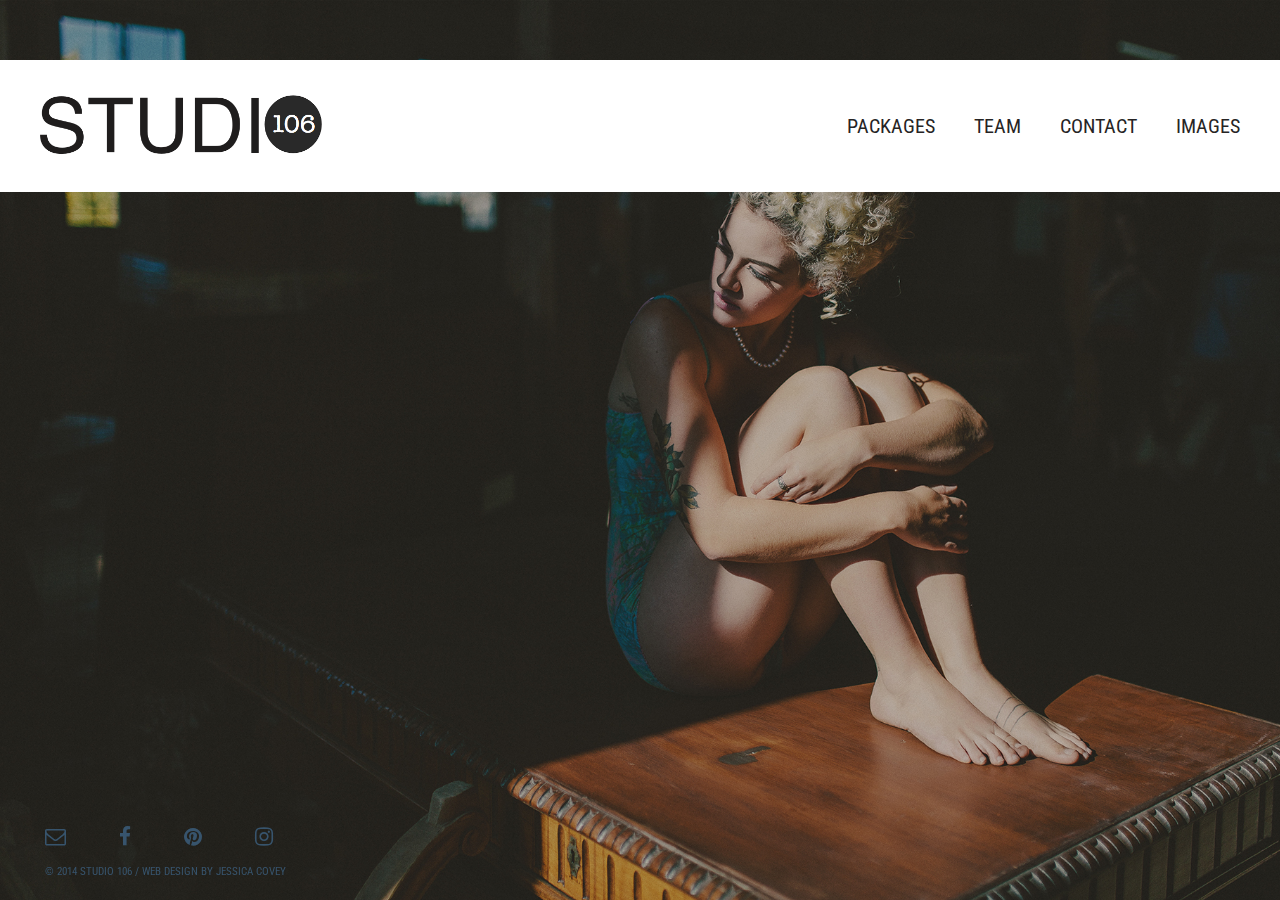
<file: index.html>
<!DOCTYPE html>
<html lang="en">
	<head meta name="viewport" content="width=device-width, initial-scale=1">
		<title>Home | Studio 106</title>
		<meta name="viewport" content="width=device-width, initial-scale=1">
		<link href="http://maxcdn.bootstrapcdn.com/font-awesome/4.2.0/css/font-awesome.min.css" rel="stylesheet">
		<link rel="stylesheet" href="https://maxcdn.bootstrapcdn.com/bootstrap/3.2.0/css/bootstrap.min.css">
		<link href='http://fonts.googleapis.com/css?family=Roboto+Condensed:400,700|Roboto' rel='stylesheet' type='text/css'>
		<link type="text/css" rel="stylesheet" href="style.css"/>
		<meta property="og:title" content="Studio 106-MN"/>
		<meta property="og:image" content="http://studio106-mn.com"/>
		<meta property="og:site_name" content="studio106-mn"/>
		<meta property="og:description" content="Twin Cities boudoir photography studio.  Studio 106 stands out among thier local competitors with their fashion inspired brand giving clients a comfortable photo shoot with an all female team.  This is the boudoir studio that creates artistic, intimate portraits for their clients."/>
		<link rel="opengraph" href="http://www.studio106-mn.com/"/>
	</head>
	<body class="landing">
		<div class="land-nav" role="navigation">
			<div class="row">
				<div class="col-sm-6">
					<a href="/"><img class="studio-logo" src="images/Logo1.png"></a>
				</div>
				<div class="col-sm-6">
		  			<div class="npr">
		  				<a class="pg-link" href="packages.html">PACKAGES</a>
						<a class="pg-link" href="team.html">TEAM</a>
						<a class="pg-link" href="contact.html">CONTACT</a>
						<a class="pg-link" href="images.html">IMAGES</a>	
					</div>
				</div>	
			</div>
			
		</div>
		<div id="social">
			<a href="mailto:studio106.mn@gmail.com?Subject=Studio%20106%20Question" target="_blank">
				<span class="fa fa-envelope-o fa-lg"></span></a>	
			<a href="https://www.facebook.com/studioonezerosix" target="_blank"><span class="fa fa-facebook fa-lg"></span></a>			
			<a href="http://www.pinterest.com/onezerosix" target="_blank"><span class="fa fa-pinterest fa-lg"></span></a>
			<a href="http://www.instagram.com/studio106_mn" target="_blank"><span class="fa fa-instagram fa-lg"></span></a>
			<div id="copyright">
				<span class="copyright">&copy 2014 STUDIO 106 / <a id="jess" href="http://www.jessicacovey.com" target="_blank">WEB DESIGN BY JESSICA COVEY</a></span>
			</div>
		</div>	
	</body> 
</html>
</file>
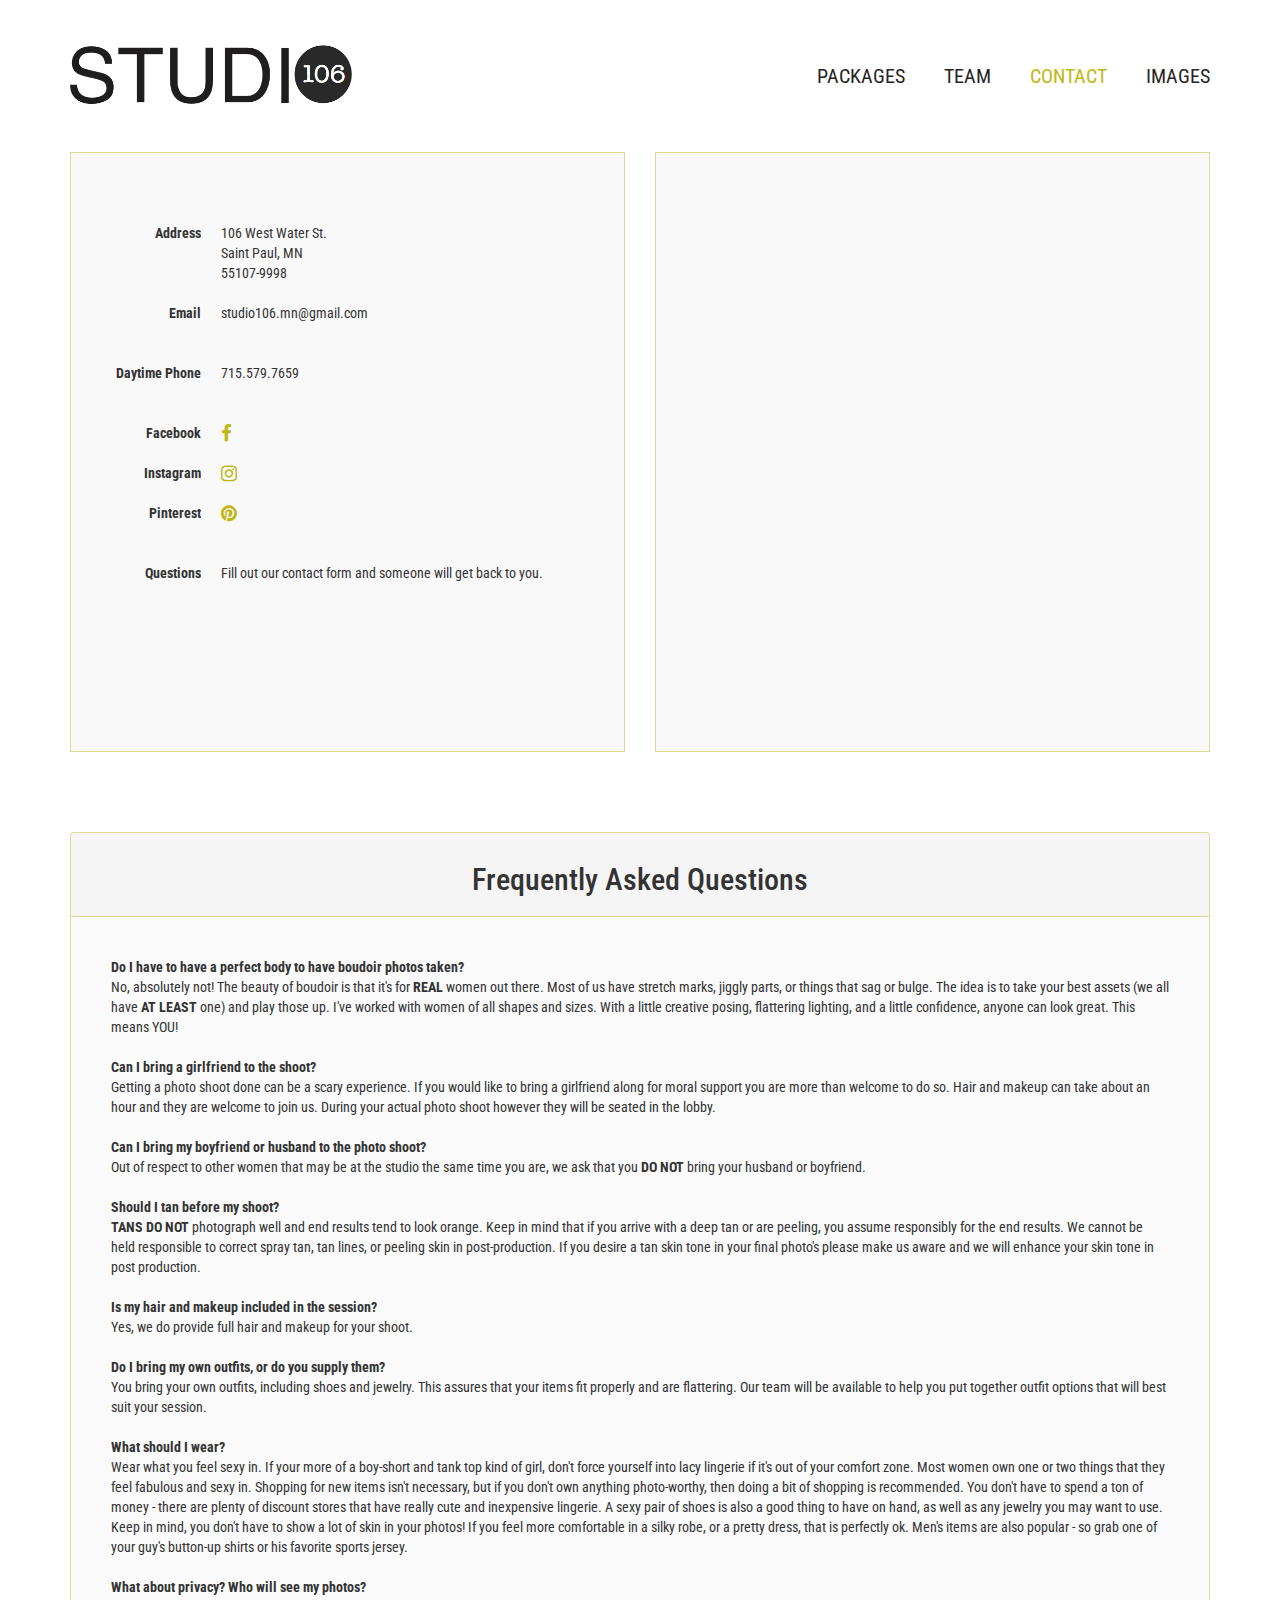
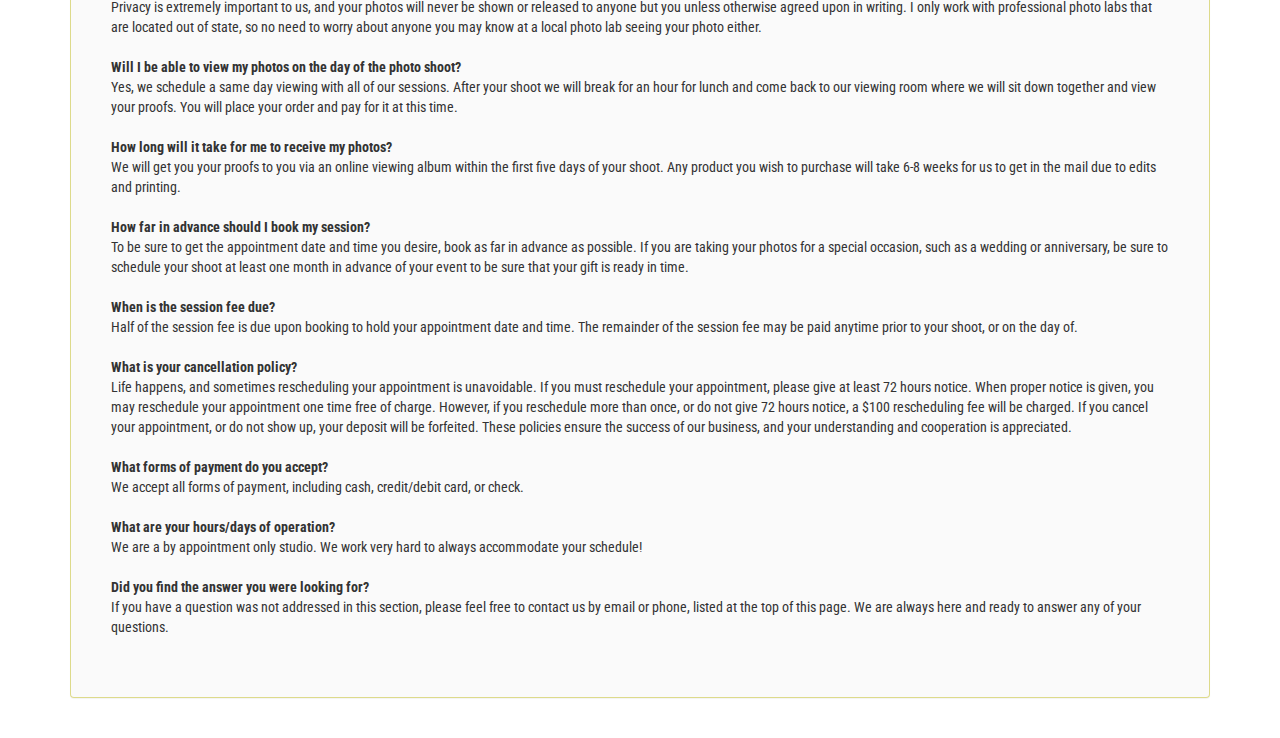
<file: cont.html>
<!DOCTYPE html>
<html lang="en">
	<head meta name="viewport" content="width=device-width, initial-scale=1">
		<title>Contact | Studio 106</title>
		<meta name="viewport" content="width=device-width, initial-scale=1">
		<link href="http://maxcdn.bootstrapcdn.com/font-awesome/4.2.0/css/font-awesome.min.css" rel="stylesheet">
		<link rel="stylesheet" href="https://maxcdn.bootstrapcdn.com/bootstrap/3.2.0/css/bootstrap.min.css">
		<link href='http://fonts.googleapis.com/css?family=Roboto+Condensed:400,700|Roboto' rel='stylesheet' type='text/css'>
		<link type="text/css" rel="stylesheet" href="style.css"/>
	</head>
	<body>
		<div class="container">
			<div class="pages-nav" role="navigation">
	  			<a href="/"><img class="studio-logo" src="images/Logo1.png"></a>
	  			<div class="npr">
					<a class="pg-link" href="packages.html">PACKAGES</a>
					<a class="pg-link" href="team.html">TEAM</a>
					<a class="pg-link green-pg" href="contact.html">CONTACT</a>
					<a class="pg-link" href="images.html">IMAGES</a>
				</div>
			</div>
		</div>	
		<div class="container">
			<div class="row">
				<div class="contact-box">
					<div class="col-sm-6">  <!-- Studio Contact info-->
						<div id="contact-title" class="inside-box">
							<dl class="dl-horizontal">
	  							<dt>Address</dt>
	  							<dd>106 West Water St.</dd>
	  							<dd>Saint Paul, MN</dd>
	  							<dd>55107-9998</dd>
							</dl>
							<dl class="dl-horizontal">
	  							<dt>Email</dt>
	  							<dd>studio106.mn@gmail.com</dd>
							</dl>
							<br>
							<dl class="dl-horizontal">
	  							<dt>Daytime Phone</dt>
	  							<dd>715.579.7659</dd>
							</dl>
							<br>
							<dl class="dl-horizontal">
	  							<dt>Facebook</dt>
	  							<dd>
	  								<a href="https://www.facebook.com/studioonezerosix" target="_blank">
	  									<span class="fa fa-facebook fa-lg"></span>
	  								</a>	
	  							</dd>
							</dl>
							<dl class="dl-horizontal">
	  							<dt>Instagram</dt>
	  							<dd>
	  								<a href="http://www.instagram.com/studio106_mn" target="_blank">
	  									<span class="fa fa-instagram fa-lg"></span>
	  								</a>
	  							</dd>
							</dl>
							<dl class="dl-horizontal">
	  							<dt>Pinterest</dt>
	  							<dd>
									<a href="http://www.pinterest.com/onezerosix" target="_blank">
										<span class="fa fa-pinterest fa-lg"></span>
									</a>
								</dd>
							</dl>
							<br>
							<dl class="dl-horizontal">
	  							<dt>Questions</dt>
	  							<dd>Fill out our contact form and someone will get back to you.</dd>
							</dl>
						</div>
					</div>	
					<div class="col-sm-6">  <!--fill in form-->
						<div class="inside-box">
							
							<script type="text/javascript" src="http://form.jotform.us/jsform/50190146541144"></script>
						</div>
					</div><!--div Col 2-->
					<div class="clearfix"></div>
				</div>
			</div> <!--ROW-->
			<div class="panel content">
				<div class="panel-heading content-head text-center">
					<h2>Frequently Asked Questions</h2>
				</div> 
				<div class="panel-body content-body">
					<dl>
					  	<dt>Do I have to have a perfect body to have boudoir photos taken?</dt>
				  		<dd>
				  			No, absolutely not!  The beauty of boudoir is that it's for <strong>REAL</strong> women out there.  Most of us have stretch marks, jiggly parts, or things that sag or bulge.  The idea is to take your best assets (we all have <strong>AT LEAST</strong> one) and play those up.  I've worked with women of all shapes and sizes.  With a little creative posing, flattering lighting, and a little confidence, anyone can look great.  This means YOU!
				  		</dd>
					</dl>  		
					<dl>
					  	<dt>Can I bring a girlfriend to the shoot?</dt>
					  	<dd>
					  		Getting a photo shoot done can be a scary experience.  If you would like to bring a girlfriend along for moral support you are more than welcome to do so.  Hair and makeup can take about an hour and they are welcome to join us. During your actual photo shoot however they will be seated in the lobby.
					  	</dd>
					</dl>
					<dl>
						<dt>Can I bring my boyfriend or husband to the photo shoot?</dt>
						<dd>
							Out of respect to other women that may be at the studio the same time you are, we ask that you <strong>DO NOT</strong> bring your husband or boyfriend.
						</dd>
					</dl>
					<dl>
				     	<dt>Should I tan before my shoot?</dt>
						<dd>
							<strong>TANS DO NOT</strong> photograph well and end results tend to look orange. Keep in mind that if you arrive with a deep tan or are peeling, you assume responsibly for the end results. We cannot be held responsible to correct spray tan, tan lines, or peeling skin in post-production. If you desire a tan skin tone in your final photo's please make us aware and we will enhance your skin tone in post production.
						</dd>
					</dl>
					<dl>
						<dt>Is my hair and makeup included in the session?</dt>
						<dd>
							Yes, we do provide full hair and makeup for your shoot.
						</dd>
					</dl>
					<dl>
					    <dt>Do I bring my own outfits, or do you supply them?</dt>
					    <dd>
					    	You bring your own outfits, including shoes and jewelry.  This assures that your items fit properly and are flattering.  Our team will be available to help you put together outfit options that will best suit your session.
					    </dd>
					</dl>
					<dl>
						<dt>What should I wear?</dt>
						<dd>
							Wear what you feel sexy in.  If your more of a boy-short and tank top kind of girl, don't force yourself into lacy lingerie if it's out of your comfort zone.  Most women own one or two things that they feel fabulous and sexy in.  Shopping for new items isn't necessary, but if you don't own anything photo-worthy, then doing a bit of shopping is recommended.  You don't have to spend a ton of money - there are plenty of discount stores that have really cute and inexpensive lingerie.  A sexy pair of shoes is also a good thing to have on hand, as well as any jewelry you may want to use.  Keep in mind, you don't have to show a lot of skin in your photos!  If you feel more comfortable in a silky robe, or a pretty dress, that is perfectly ok.  Men's items are also popular -  so grab one of your guy's button-up  shirts or his favorite sports jersey. 
						</dd>
					</dl>
					<dl>
				     	<dt>What about privacy? Who will see my photos?</dt>
						<dd>
							Privacy is extremely important to us, and your photos will never be shown or released to anyone but you unless otherwise agreed upon in writing. I only work with professional photo labs that are located out of state, so no need to worry about anyone you may know at a local photo lab seeing your photo either.
						</dd>
					</dl>
					<dl>
						<dt>Will I be able to view my photos on the day of the photo shoot?</dt>
						<dd>
							Yes, we schedule a same day viewing with all of our sessions.  After your shoot we will break for an hour for lunch and come back to our viewing room where we will sit down together and view your proofs.  You will place your order and pay for it at this time.
						</dd>
					</dl>
					<dl>
						<dt>How long will it take for me to receive my photos?</dt>
						<dd>
							We will get you your proofs to you via an online viewing album within the first five days of your shoot.  Any product you wish to purchase will take 6-8 weeks for us to get in the mail due to edits and printing.
						</dd>
					</dl>
					<dl>
						<dt>How far in advance should I book my session?</dt>
						<dd>
							To be sure to get the appointment date and time you desire, book as far in advance as possible.  If you are taking your photos for a special occasion, such as a wedding or anniversary, be sure to schedule your shoot at least one month in advance of your event to be sure that your gift is ready in time. 
						</dd>
					</dl>
					<dl>
						<dt>When is the session fee due?</dt>
						<dd>
							Half of the session fee is due upon booking to hold your appointment date and time.  The remainder of the session fee may be paid anytime prior to your shoot, or on the day of.
						</dd>
					</dl>
					<dl>
						<dt>What is your cancellation policy?</dt>
						<dd>
							Life happens, and sometimes rescheduling your appointment is unavoidable.  If you must reschedule your appointment, please give at least 72 hours notice.  When proper notice is given, you may reschedule your appointment one time free of charge.  However, if you reschedule more than once, or do not give 72 hours notice, a $100 rescheduling fee will be charged.  If you cancel your appointment, or do not show up, your deposit will be forfeited.  These policies ensure the success of our business, and your understanding and cooperation is appreciated.
						</dd>
					</dl>
					<dl>
						<dt>What forms of payment do you accept?</dt>
						<dd>
							We accept all forms of payment, including cash, credit/debit card, or check.
						</dd>
					</dl>
					<dl>
						<dt>What are your hours/days of operation?</dt>
						<dd>
							We are a by appointment only studio. We work very hard to always accommodate your schedule!
						</dd>
					</dl>
					<dl>
						<dt>Did you find the answer you were looking for?</dt>
						<dd>
							If you have a question was not addressed in this section, please feel free to contact us by email or phone, listed at the top of this page. We are always here and ready to answer any of your questions.
						</dd>
					</dl>
				</div>  <!--panel-body-->
			</div>	<!--panel-->	
		</div>	<!--container-->
	</body>
</html>
</file>
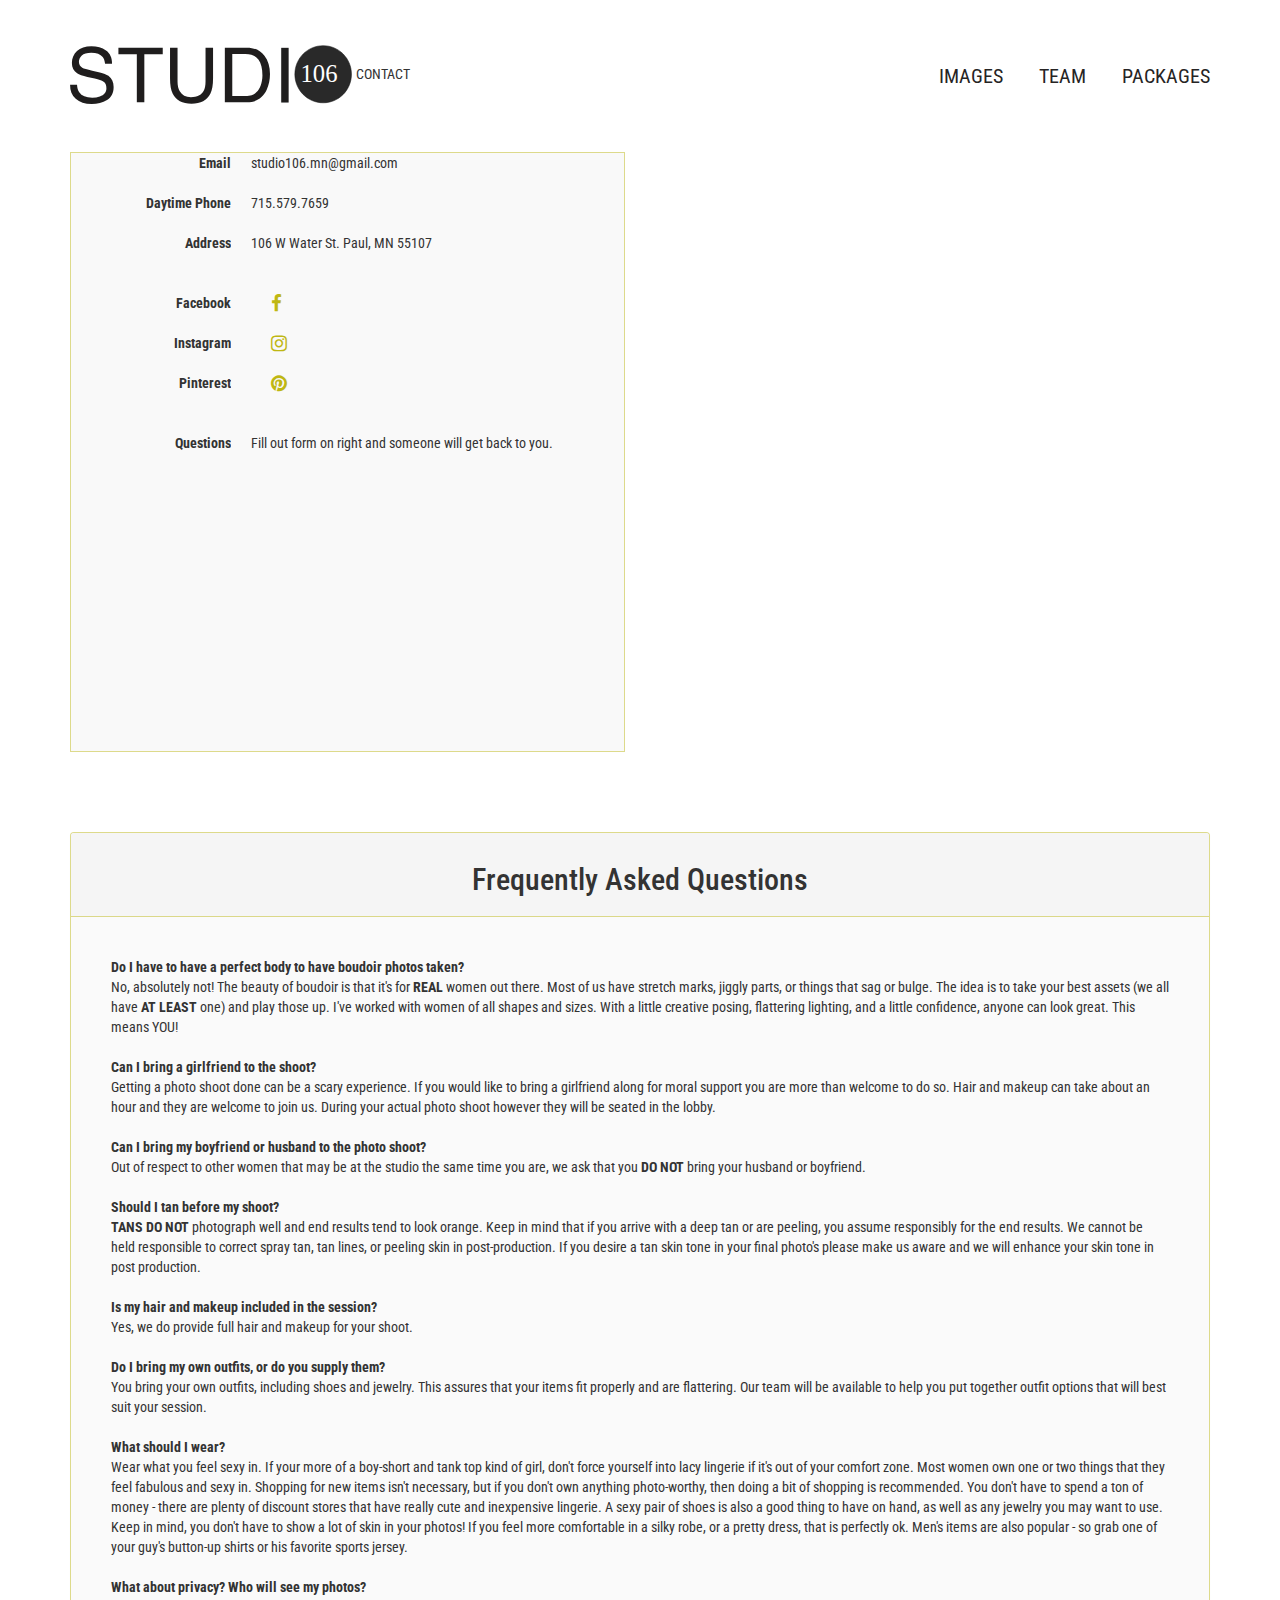
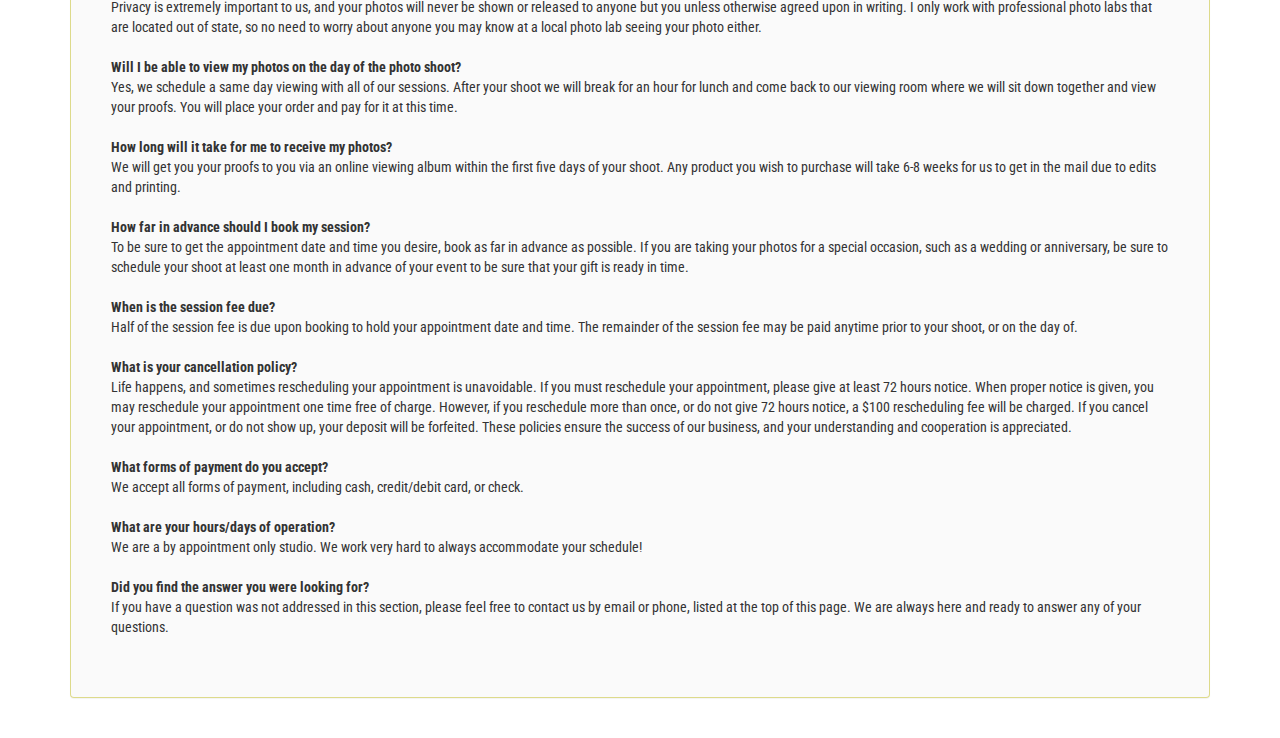
<file: contact.html>
<!DOCTYPE html>
<html lang="en">
	<head meta name="viewport" content="width=device-width, initial-scale=1">
		<title>Contact | Studio 106</title>
		<meta name="viewport" content="width=device-width, initial-scale=1">
		<link href="http://maxcdn.bootstrapcdn.com/font-awesome/4.2.0/css/font-awesome.min.css" rel="stylesheet">
		<link rel="stylesheet" href="https://maxcdn.bootstrapcdn.com/bootstrap/3.2.0/css/bootstrap.min.css">
		<link href='http://fonts.googleapis.com/css?family=Roboto+Condensed:400,700|Roboto' rel='stylesheet' type='text/css'>
		<link type="text/css" rel="stylesheet" href="style.css"/>
	</head>
	<body>
		<div class="container">
			<div class="pages-nav" role="navigation">
	  			<a href="/"><img class="studio-logo" src="images/Logo.svg"></a>
	  			<span class="green-pg">  CONTACT</span>
	  			<div class="npr pull-right">
	  				<a class="pg-link pull-right" href="packages.html">PACKAGES</a>
					<a class="pg-link pull-right" href="team.html">TEAM</a>
					<a class="pg-link pull-right" href="images.html">IMAGES</a>	
				</div>
			</div>
		</div>	
		<div class="container">
			<div class="row">
				<div class="contact-box">
					<div class="col-sm-6">  <!-- Studio Contact info-->
					
						<div class="inside-box">
							<dl class="dl-horizontal">
	  							<dt>Email</dt>
	  							<dd>studio106.mn@gmail.com</dd>
							</dl>
							<dl class="dl-horizontal">
	  							<dt>Daytime Phone</dt>
	  							<dd>715.579.7659</dd>
							</dl>
							<dl class="dl-horizontal">
	  							<dt>Address</dt>
	  							<dd>106 W Water St. Paul, MN 55107</dd>
							</dl>
							<br> 
							<dl class="dl-horizontal">
	  							<dt>Facebook</dt>
	  							<dd>
	  								<a href="https://www.facebook.com/studioonezerosix" target="_blank">
	  									<span class="fa fa-facebook fa-lg"></span>
	  								</a>	
	  							</dd>
							</dl>
							<dl class="dl-horizontal">
	  							<dt>Instagram</dt>
	  							<dd>
	  								<a href="http://www.instagram.com/studio106_mn" target="_blank">
	  									<span class="fa fa-instagram fa-lg"></span>
	  								</a>
	  							</dd>
							</dl>
							<dl class="dl-horizontal">
	  							<dt>Pinterest</dt>
	  							<dd>
									<a href="http://www.pinterest.com/onezerosix" target="_blank">
										<span class="fa fa-pinterest fa-lg"></span>
									</a>
								</dd>
							</dl>
							<br>
							<dl class="dl-horizontal">
	  							<dt>Questions</dt>
	  							<dd>Fill out form on right and someone will get back to you.</dd>
							</dl>
						</div>
					</div>	
				
					<div class="col-sm-6">  <!--fill in form-->
						<script type="text/javascript" src="http://form.jotform.us/jsform/50190146541144"></script>
					</div><!--div Col 2-->
					<div class="clearfix"></div>
				</div>
			</div> <!--ROW-->
			<div class="panel content">
				<div class="panel-heading content-head text-center">
					<h2>Frequently Asked Questions</h2>
				</div> 
				<div class="panel-body content-body">
					<dl>
					  	<dt>Do I have to have a perfect body to have boudoir photos taken?</dt>
				  		<dd>
				  			No, absolutely not!  The beauty of boudoir is that it's for <strong>REAL</strong> women out there.  Most of us have stretch marks, jiggly parts, or things that sag or bulge.  The idea is to take your best assets (we all have <strong>AT LEAST</strong> one) and play those up.  I've worked with women of all shapes and sizes.  With a little creative posing, flattering lighting, and a little confidence, anyone can look great.  This means YOU!
				  		</dd>
					</dl>  		
					<dl>
					  	<dt>Can I bring a girlfriend to the shoot?</dt>
					  	<dd>
					  		Getting a photo shoot done can be a scary experience.  If you would like to bring a girlfriend along for moral support you are more than welcome to do so.  Hair and makeup can take about an hour and they are welcome to join us. During your actual photo shoot however they will be seated in the lobby.
					  	</dd>
					</dl>
					<dl>
						<dt>Can I bring my boyfriend or husband to the photo shoot?</dt>
						<dd>
							Out of respect to other women that may be at the studio the same time you are, we ask that you <strong>DO NOT</strong> bring your husband or boyfriend.
						</dd>
					</dl>
					<dl>
				     	<dt>Should I tan before my shoot?</dt>
						<dd>
							<strong>TANS DO NOT</strong> photograph well and end results tend to look orange. Keep in mind that if you arrive with a deep tan or are peeling, you assume responsibly for the end results. We cannot be held responsible to correct spray tan, tan lines, or peeling skin in post-production. If you desire a tan skin tone in your final photo's please make us aware and we will enhance your skin tone in post production.
						</dd>
					</dl>
					<dl>
						<dt>Is my hair and makeup included in the session?</dt>
						<dd>
							Yes, we do provide full hair and makeup for your shoot.
						</dd>
					</dl>
					<dl>
					    <dt>Do I bring my own outfits, or do you supply them?</dt>
					    <dd>
					    	You bring your own outfits, including shoes and jewelry.  This assures that your items fit properly and are flattering.  Our team will be available to help you put together outfit options that will best suit your session.
					    </dd>
					</dl>
					<dl>
						<dt>What should I wear?</dt>
						<dd>
							Wear what you feel sexy in.  If your more of a boy-short and tank top kind of girl, don't force yourself into lacy lingerie if it's out of your comfort zone.  Most women own one or two things that they feel fabulous and sexy in.  Shopping for new items isn't necessary, but if you don't own anything photo-worthy, then doing a bit of shopping is recommended.  You don't have to spend a ton of money - there are plenty of discount stores that have really cute and inexpensive lingerie.  A sexy pair of shoes is also a good thing to have on hand, as well as any jewelry you may want to use.  Keep in mind, you don't have to show a lot of skin in your photos!  If you feel more comfortable in a silky robe, or a pretty dress, that is perfectly ok.  Men's items are also popular -  so grab one of your guy's button-up  shirts or his favorite sports jersey. 
						</dd>
					</dl>
					<dl>
				     	<dt>What about privacy? Who will see my photos?</dt>
						<dd>
							Privacy is extremely important to us, and your photos will never be shown or released to anyone but you unless otherwise agreed upon in writing. I only work with professional photo labs that are located out of state, so no need to worry about anyone you may know at a local photo lab seeing your photo either.
						</dd>
					</dl>
					<dl>
						<dt>Will I be able to view my photos on the day of the photo shoot?</dt>
						<dd>
							Yes, we schedule a same day viewing with all of our sessions.  After your shoot we will break for an hour for lunch and come back to our viewing room where we will sit down together and view your proofs.  You will place your order and pay for it at this time.
						</dd>
					</dl>
					<dl>
						<dt>How long will it take for me to receive my photos?</dt>
						<dd>
							We will get you your proofs to you via an online viewing album within the first five days of your shoot.  Any product you wish to purchase will take 6-8 weeks for us to get in the mail due to edits and printing.
						</dd>
					</dl>
					<dl>
						<dt>How far in advance should I book my session?</dt>
						<dd>
							To be sure to get the appointment date and time you desire, book as far in advance as possible.  If you are taking your photos for a special occasion, such as a wedding or anniversary, be sure to schedule your shoot at least one month in advance of your event to be sure that your gift is ready in time. 
						</dd>
					</dl>
					<dl>
						<dt>When is the session fee due?</dt>
						<dd>
							Half of the session fee is due upon booking to hold your appointment date and time.  The remainder of the session fee may be paid anytime prior to your shoot, or on the day of.
						</dd>
					</dl>
					<dl>
						<dt>What is your cancellation policy?</dt>
						<dd>
							Life happens, and sometimes rescheduling your appointment is unavoidable.  If you must reschedule your appointment, please give at least 72 hours notice.  When proper notice is given, you may reschedule your appointment one time free of charge.  However, if you reschedule more than once, or do not give 72 hours notice, a $100 rescheduling fee will be charged.  If you cancel your appointment, or do not show up, your deposit will be forfeited.  These policies ensure the success of our business, and your understanding and cooperation is appreciated.
						</dd>
					</dl>
					<dl>
						<dt>What forms of payment do you accept?</dt>
						<dd>
							We accept all forms of payment, including cash, credit/debit card, or check.
						</dd>
					</dl>
					<dl>
						<dt>What are your hours/days of operation?</dt>
						<dd>
							We are a by appointment only studio. We work very hard to always accommodate your schedule!
						</dd>
					</dl>
					<dl>
						<dt>Did you find the answer you were looking for?</dt>
						<dd>
							If you have a question was not addressed in this section, please feel free to contact us by email or phone, listed at the top of this page. We are always here and ready to answer any of your questions.
						</dd>
					</dl>
				</div>  <!--panel-body-->
			</div>	<!--panel-->	
		</div>	<!--container-->
	</body>
</html>
	<!--<form class="form-horizontal">
							<div class="row form-group">
								<div class="col-sm-3 text-left">
						    		<label for="exampleInputName" class="control-label">Full Name</label>
						    	</div>	
						    	<div class="col-sm-9">
	  								<input type="text" class="form-control" id="InputFullName" placeholder="Gisele Bundchen">
								</div>	
							</div>
						    <div class="row form-group">
						    	<div class="col-sm-3 text-left">
							    	<label for="exampleInputEmail" class="control-label">Email</label>
							    </div>	
							    <div class="col-sm-9">
							    	<input type="email" class="form-control" id="InputEmail" placeholder="GiseleBundchen@gmail.com">
					     		</div>
					     	</div>	
					     	<div class="row form-group">
					     		<div class="col-sm-3 text-left">
							    	<label for="exampleInputPhone" class="control-label">Phone</label>
							    </div>	
							    <div class="col-sm-9">
							    	<input type="tel" class="form-control" id="InputPhone" placeholder="Optional">
					     		</div>
					     	</div>	
					     	<div class="row form-group">
					     		<div class="col-sm-3 text-left">
							    	<label for="exampleInputSubject" class="control-label">Subject</label>
							    </div>	
						    	<div class="col-sm-9">
						    		<input type="text" class="form-control" id="InputEmail" placeholder="Photoshoot Boudoir Gisele Bundchen">
				     			</div>
					     	</div>		
					     	<div class="row form-group">
					     		<div class="col-sm-3 text-left">
					     			<label for="exampleInputMessage" class="control-label">Message</label>
					     		</div>	
					     		<div class="col-sm-9">
					     			<textarea class="form-control" rows="4"></textarea>
					     		</div>	
							</div>
							<div class="form-group">
							  <button type="submit" class="btn btn-default pull-right">Send Message</button>
							</div> 
						</form>	-->
</file>
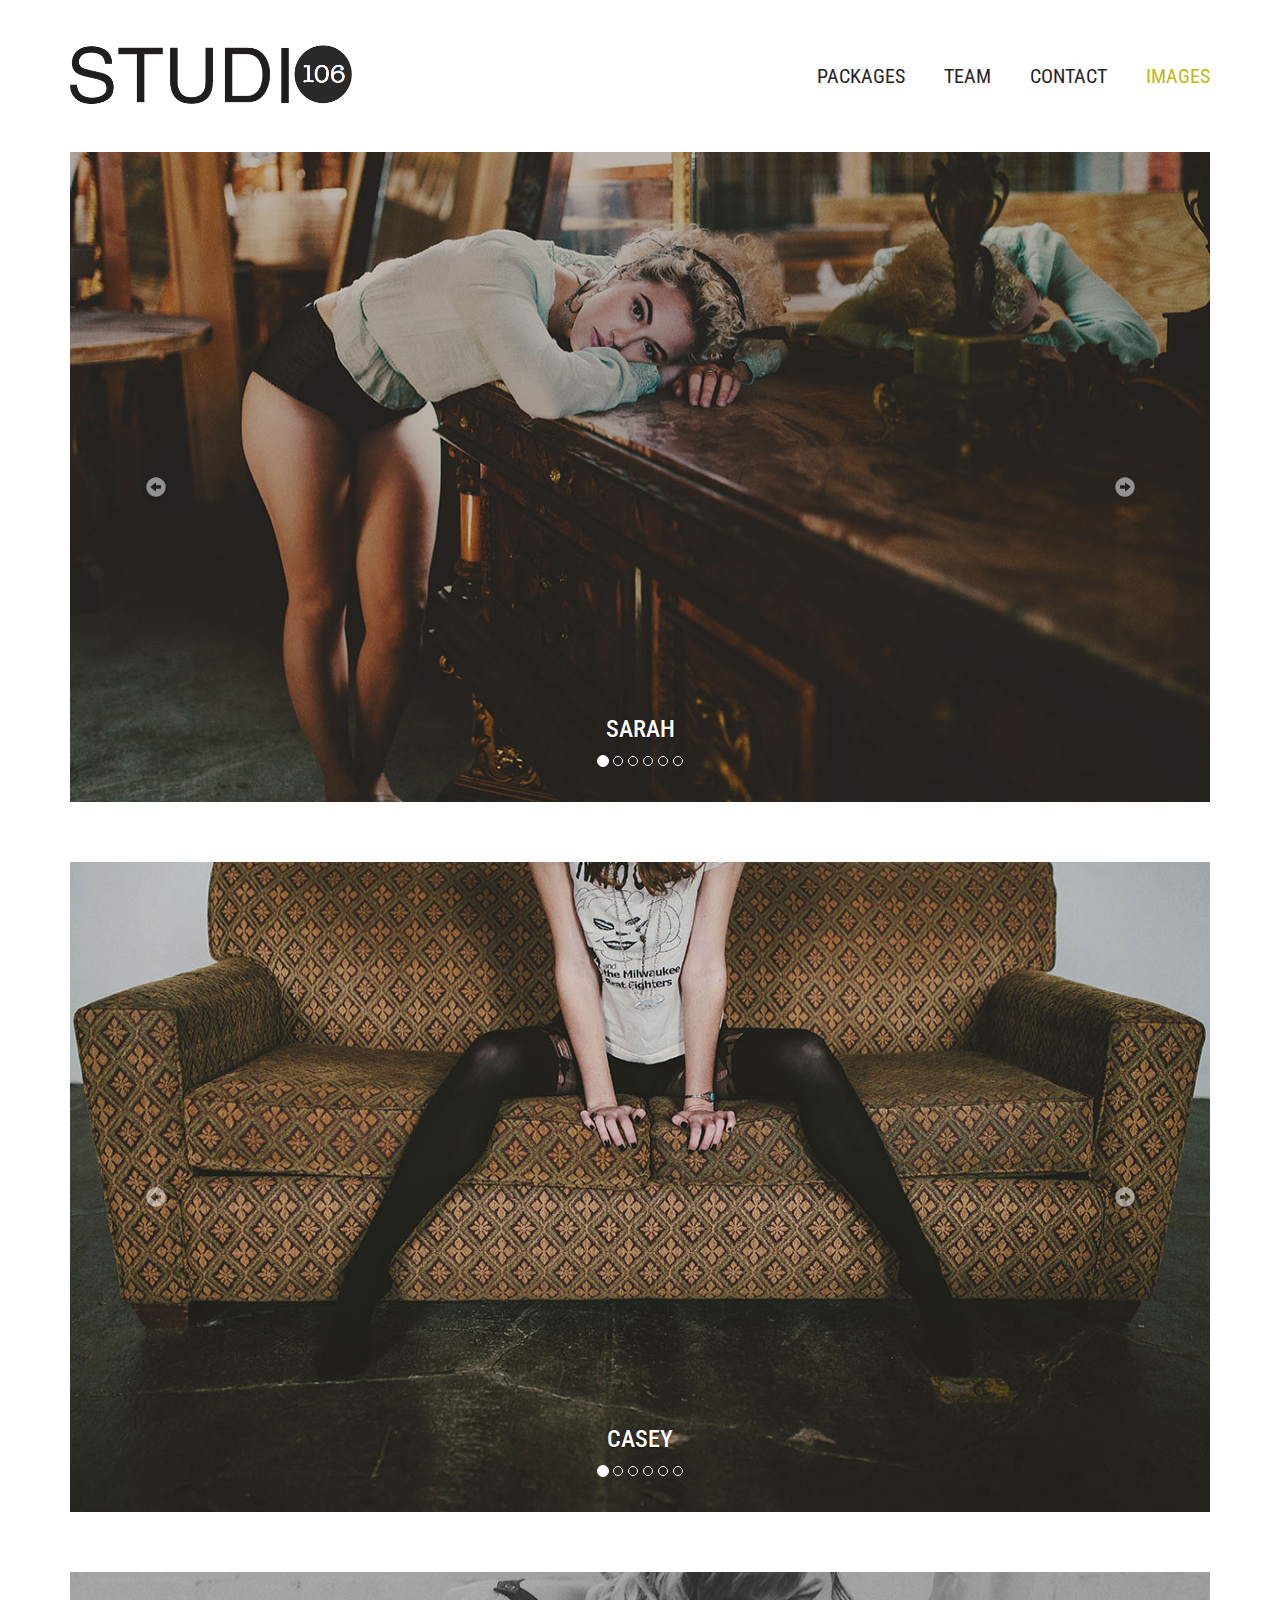
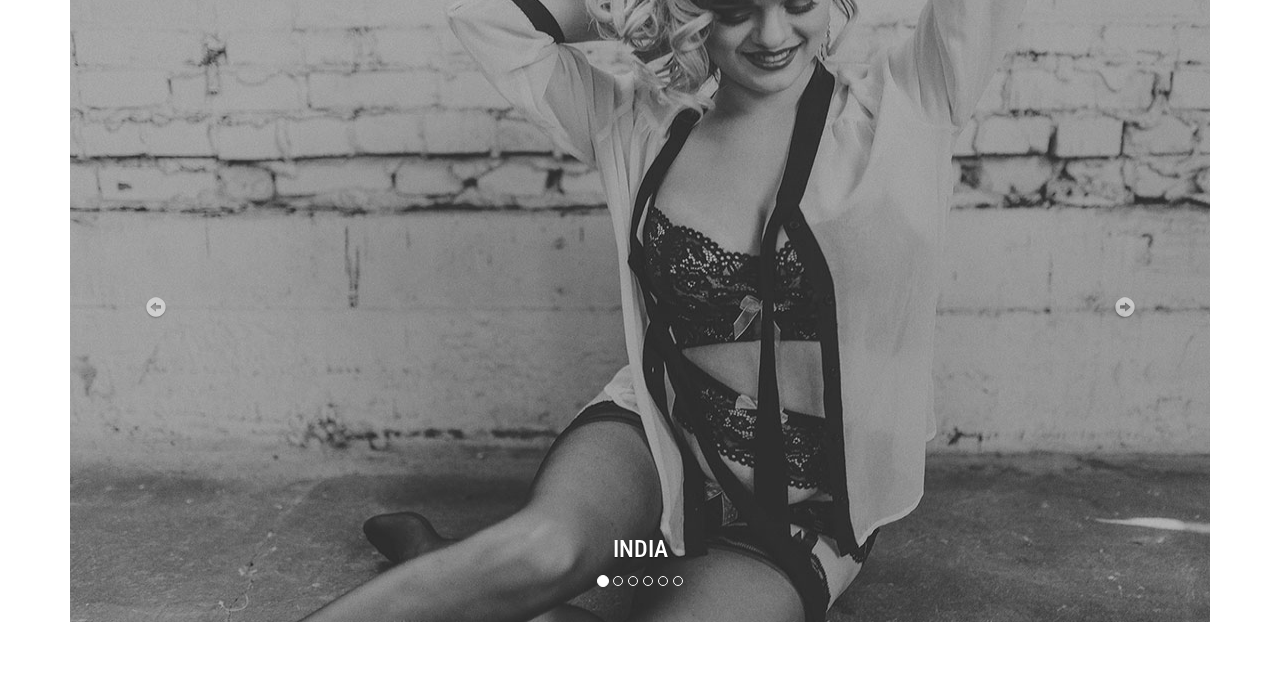
<file: images.html>
<!DOCTYPE html>
<html lang="en">
	<head meta name="viewport" content="width=device-width, initial-scale=1">
		<title>Images | Studio 106</title>
		<meta name="viewport" content="width=device-width, initial-scale=1">
		<link href="http://maxcdn.bootstrapcdn.com/font-awesome/4.2.0/css/font-awesome.min.css" rel="stylesheet">
		<link rel="stylesheet" href="https://maxcdn.bootstrapcdn.com/bootstrap/3.2.0/css/bootstrap.min.css">
		<link href='http://fonts.googleapis.com/css?family=Roboto+Condensed:400,700|Roboto' rel='stylesheet' type='text/css'>
		<link type="text/css" rel="stylesheet" href="style.css"/>
		<script src="https://ajax.googleapis.com/ajax/libs/jquery/2.1.3/jquery.min.js"></script>
		<script src="bootstrap-3.2.0-dist/js/bootstrap.min.js"></script>
	</head>
	<body>
		<div class="container">
			<div class="pages-nav" role="navigation">
	  			<a href="/"><img class="studio-logo" src="images/Logo1.png"></a>
	  			<div class="npr">
					<a class="pg-link" href="packages.html">PACKAGES</a>
					<a class="pg-link" href="team.html">TEAM</a>
					<a class="pg-link" href="contact.html">CONTACT</a>
					<a class="pg-link green-pg" href="images.html">IMAGES</a>
				</div>	
			</div>	
		</div>
		<div class="container">
			<div id="sarah" class="carousel slide" data-ride="carousel" data-interval="3000">
				<ol class="carousel-indicators">
					<li data-target="#sarah" data-slide-to="0" class="active"></li>
					<li data-target="#sarah" data-slide-to="1"></li>
					<li data-target="#sarah" data-slide-to="2"></li>
					<li data-target="#sarah" data-slide-to="3"></li>
					<li data-target="#sarah" data-slide-to="4"></li>
					<li data-target="#sarah" data-slide-to="5"></li>
				</ol>
			  <!-- Wrapper for slides -->
			  	<div class="carousel-inner" role="listbox">
			  		<div class="item active">
						<img src="images/sarah1.jpg" alt="...">
						<div class="carousel-caption">
							<h3>SARAH</h3>
						</div>
				    </div>
				    <div class="item">
						<img src="images/sarah2.jpg" alt="...">
						<div class="carousel-caption">
							<h3>SARAH</h3>
						</div>
				    </div>
				    <div class="item">
						<img src="images/sarah3.jpg" alt="...">
						<div class="carousel-caption">
							<h3>SARAH</h3>
						</div>
				    </div>
				    <div class="item">
				    	<img src="images/sarah4.jpg" alt="...">
						<div class="carousel-caption">
							<h3>SARAH</h3>
						</div>
					</div>
					<div class="item">
						<img src="images/sarah5.jpg" alt="...">
						<div class="carousel-caption">
							<h3>SARAH</h3>
						</div>
					</div>
					<div class="item">
						<img src="images/sarah6.jpg" alt="...">
						<div class="carousel-caption">
							<h3>SARAH</h3>
						</div>
					</div>
		    	</div>
		  		<!-- Controls -->
				<a class="left carousel-control" href="#sarah" role="button" data-slide="prev">
					<span class="glyphicon glyphicon-circle-arrow-left" aria-hidden="true"></span>
					<span class="sr-only">Previous</span>
				</a>
				<a class="right carousel-control" href="#sarah" role="button" data-slide="next">
					<span class="glyphicon glyphicon-circle-arrow-right" aria-hidden="true"></span>
					<span class="sr-only">Next</span>
				</a>
			</div>
			<div id="casey" class="carousel slide" data-ride="carousel" data-interval="3000">
				<ol class="carousel-indicators">
					<li data-target="#casey" data-slide-to="0" class="active"></li>
					<li data-target="#casey" data-slide-to="1"></li>
					<li data-target="#casey" data-slide-to="2"></li>
					<li data-target="#casey" data-slide-to="3"></li>
					<li data-target="#casey" data-slide-to="4"></li>
					<li data-target="#casey" data-slide-to="5"></li>
				</ol>
			  <!-- Wrapper for slides -->
			  	<div class="carousel-inner" role="listbox">
			  		<div class="item active">
						<img src="images/casey1.jpg" alt="...">
						<div class="carousel-caption">
							<h3>CASEY</h3>
						</div>
				    </div>
				    <div class="item">
						<img src="images/casey2.jpg" alt="...">
						<div class="carousel-caption">
							<h3>CASEY</h3>
						</div>
				    </div>
				    <div class="item">
						<img src="images/casey3.jpg" alt="...">
						<div class="carousel-caption">
							<h3>CASEY</h3>
						</div>
				    </div>
				    <div class="item">
				    	<img src="images/casey4.jpg" alt="...">
						<div class="carousel-caption">
							<h3>CASEY</h3>
						</div>
					</div>
					<div class="item">
						<img src="images/casey5.jpg" alt="...">
						<div class="carousel-caption">
							<h3>CASEY</h3>
						</div>
					</div>
					<div class="item">
						<img src="images/casey6.jpg" alt="...">
						<div class="carousel-caption">
							<h3>CASEY</h3>
						</div>
					</div>
		    	</div>
		  		<!-- Controls -->
				<a class="left carousel-control" href="#casey" role="button" data-slide="prev">
					<span class="glyphicon glyphicon-circle-arrow-left" aria-hidden="true"></span>
					<span class="sr-only">Previous</span>
				</a>
				<a class="right carousel-control" href="#casey" role="button" data-slide="next">
					<span class="glyphicon glyphicon-circle-arrow-right" aria-hidden="true"></span>
					<span class="sr-only">Next</span>
				</a>
			</div>	
			<!-- India Carousel -->
			<div id="india" class="carousel slide" data-ride="carousel" data-interval="3000">
				<ol class="carousel-indicators">
					<li data-target="#india" data-slide-to="0" class="active"></li>
					<li data-target="#india" data-slide-to="1"></li>
					<li data-target="#india" data-slide-to="2"></li>
					<li data-target="#india" data-slide-to="3"></li>
					<li data-target="#india" data-slide-to="4"></li>
					<li data-target="#india" data-slide-to="5"></li>
				</ol>
			  <!-- Wrapper for slides -->
			  	<div class="carousel-inner" role="listbox">
			  		<div class="item active">
						<img src="images/india1.jpg" alt="...">
						<div class="carousel-caption">
							<h3>INDIA</h3>
						</div>
				    </div>
				    <div class="item">
						<img src="images/india2.jpg" alt="...">
						<div class="carousel-caption">
							<h3>INDIA</h3>
						</div>
				    </div>
				    <div class="item">
						<img src="images/india3.jpg" alt="...">
						<div class="carousel-caption">
							<h3>INDIA</h3>
						</div>
				    </div>
				    <div class="item">
				    	<img src="images/india4.jpg" alt="...">
						<div class="carousel-caption">
							<h3>INDIA</h3>
						</div>
					</div>
					<div class="item">
						<img src="images/india5.jpg" alt="...">
						<div class="carousel-caption">
							<h3>INDIA</h3>
						</div>
					</div>
					<div class="item">
						<img src="images/india6.jpg" alt="...">
						<div class="carousel-caption">
							<h3>INDIA</h3>
						</div>
					</div>
		    	</div>
		  		<!-- Controls -->
				<a class="left carousel-control" href="#india" role="button" data-slide="prev">
					<span class="glyphicon glyphicon-circle-arrow-left" aria-hidden="true"></span>
					<span class="sr-only">Previous</span>
				</a>
				<a class="right carousel-control" href="#india" role="button" data-slide="next">
					<span class="glyphicon glyphicon-circle-arrow-right" aria-hidden="true"></span>
					<span class="sr-only">Next</span>
				</a>
			</div>
		</div> <!-- Container -->
	</body>
</html>
</file>
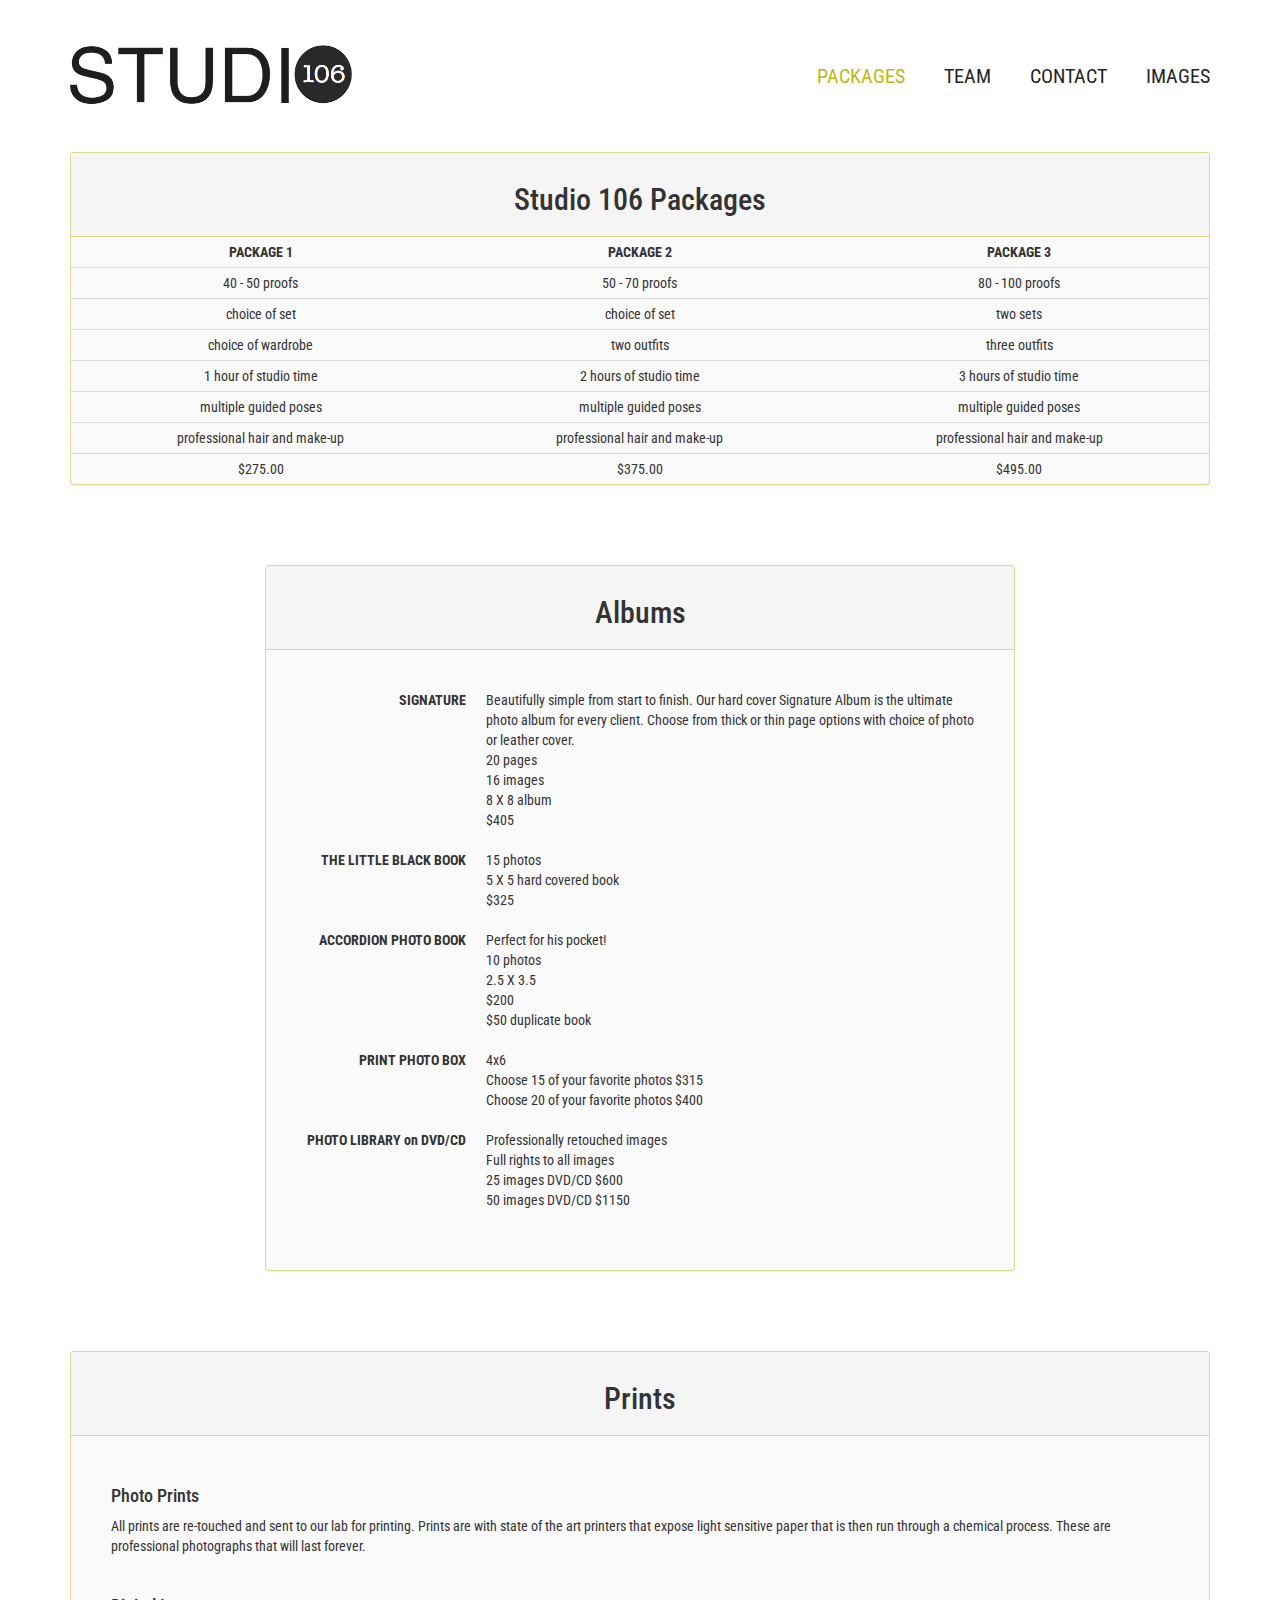
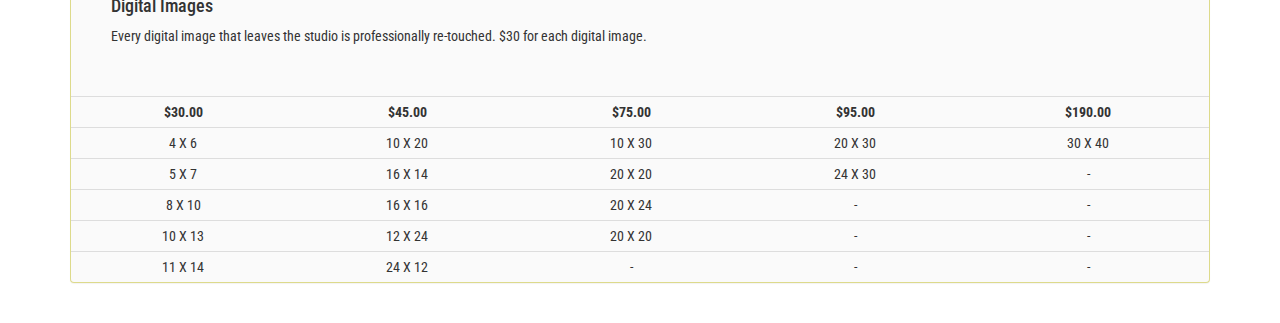
<file: packages.html>
<!DOCTYPE html>
<html lang="en">
	<head meta name="viewport" content="width=device-width, initial-scale=1">
		<title>Packages | Studio 106</title>
		<meta name="viewport" content="width=device-width, initial-scale=1">
		<link href="http://maxcdn.bootstrapcdn.com/font-awesome/4.2.0/css/font-awesome.min.css" rel="stylesheet">
		<link rel="stylesheet" href="https://maxcdn.bootstrapcdn.com/bootstrap/3.2.0/css/bootstrap.min.css">
		<link href='http://fonts.googleapis.com/css?family=Roboto+Condensed:400,700|Roboto' rel='stylesheet' type='text/css'>
		<link type="text/css" rel="stylesheet" href="style.css"/>
	</head>
	<body>
		<div class="container">
			<div class="pages-nav" role="navigation">
				<a href="/"><img class="studio-logo" src="images/Logo1.png"></a>
	  			<div class="npr">
	  				<a class="pg-link green-pg" href="packages.html">PACKAGES</a>
					<a class="pg-link" href="team.html">TEAM</a>
					<a class="pg-link" href="contact.html">CONTACT</a>
					<a class="pg-link" href="images.html">IMAGES</a>	
				</div>
			</div>	
		</div>
		<div class="container">
		<!--<div class="jumbotron" id="special">
				<h1>Current Special!</h1>
			    <p>
			    	Studio 106 invites you to participate in our Be My Valentine Boudior Sessions. If your looking for the perfect gift for your special someone you've found it! Let our team at Studio 106 spoil you with a fun day of beauty, champagne and light appetizers. Our professional team will work with you to create the perfect look for your valentine session.
			    </p>
			    <p>
			    	We have created two different packages for you to choose from, they both include professional hair and makeup by our talented beauty team. We are excited to meet you and look forward to working with you.
			    </p>
				<p>
					<a class="btn btn-primary btn-lg pull-right" href="http://www.jotform.us/studio106mn/studio106vday" role="button">	Valentine Holiday Packages
				    </a>
				</p>    
			</div>-->
			<div class="panel content">
				<div class="panel-heading content-head text-center">
					<h2>Studio 106 Packages</h2>
				</div> 
				<table class="table table-responsive text-center table-condensed">
					<tr>
						<th class="text-center">
							PACKAGE  1
						</th>
						<th class="text-center">
							PACKAGE  2
						</th>
						<th class="text-center">
							PACKAGE  3 
						</th>
					</tr>	
					<tr>
						<td>
							40 - 50 proofs 
						</td> 
						<td>
							50 - 70 proofs 
						</td> 
						<td>
							80 - 100 proofs
						</td> 
					</tr>
					<tr>
						<td>
							choice of set
						</td> 
						<td>
							choice of set
						</td> 
						<td>
							two sets
						</td> 
					</tr>
					<tr>
						<td>
							choice of wardrobe
						</td> 
						<td>
							two outfits
						</td> 
						<td>
							three outfits
						</td> 
					</tr>
					<tr>
						<td>
							1 hour of studio time
						</td> 
						<td>
							2 hours of studio time
						</td> 
						<td>
							3 hours of studio time
						</td> 
					</tr>
					<tr>
						<td>
							multiple guided poses
						</td> 
						<td>
							multiple guided poses
						</td> 
						<td>
							multiple guided poses
						</td> 
					</tr>
					<tr>
						<td>
							professional hair and make-up
						</td> 
						<td>
							professional hair and make-up
						</td> 
						<td>
							professional hair and make-up
						</td> 
					</tr>
					<tr>
						<td>
							$275.00
						</td>
						<td>
							$375.00
						</td> 
						<td>
							$495.00
						</td>  
					</tr>
				</table>	
			</div>	
			<div class="row">
				<div class="col-sm-8 col-sm-offset-2"> 
					<div class="panel content">
						<div class="panel-heading text-center content-head">
							<h2>Albums</h2>
						</div> 
						<div class="panel-body content-body">
							<dl class="dl-horizontal">
	  							<dt>SIGNATURE</dt>
	  							<dd>
									Beautifully simple from start to finish.  Our hard cover Signature Album is the ultimate photo album for every client. Choose from thick or thin page options with choice of photo or leather cover.
								</dd>
								<dd>
	  								20 pages
	  							</dd>
	  							<dd>
	  								16 images	
								</dd>	
								<dd>
									8 X 8 album
								</dd>
								<dd>
									$405
	  							</dd>	
							</dl>
							<dl class="dl-horizontal">
	  							<dt>THE LITTLE BLACK BOOK</dt>
	  							<dd>
	  								15 photos
	  							</dd>
	  							<dd>
	  								5 X 5 hard covered book
	  							</dd>
	  							<dd>
	  								$325
	  							</dd>
							</dl>
							<dl class="dl-horizontal">
	  							<dt>ACCORDION PHOTO BOOK</dt>
	  							<dd>
	  								Perfect for his pocket!
	  							</dd>
	  							<dd>
	  								10 photos
	  							</dd>
	  							<dd>
	  								2.5 X 3.5
	  							</dd>
	  							<dd>
	   								$200
	   							</dd>
	  							<dd>
	  								$50 duplicate book
	  							</dd>
							</dl>
							<dl class="dl-horizontal">
	  							<dt>PRINT PHOTO BOX</dt>
	  							<dd>
	  								4x6
	  							</dd>	
	  							<dd>
	  								Choose 15 of your favorite photos $315
	  							</dd>
	  							<dd>	
	  								Choose 20 of your favorite photos $400
	  							</dd>	
							</dl>
							<dl class="dl-horizontal text-left">
	  							<dt class="text-left">PHOTO LIBRARY on DVD/CD</dt>
	  							<dd>
	  								Professionally retouched images
	  							</dd>
	  							<dd>
	  								Full rights to all images
	  							</dd>
	  							<dd>
	  								25 images DVD/CD $600
	  							</dd>	
								<dd>
									50 images DVD/CD $1150
	  							</dd>	
							</dl>
						</div>	
					</div>
				</div>
			</div> <!--row close-->	
			<div class="panel content">
				<div class="panel-heading text-center content-head">
					<h2>Prints</h2>
				</div> 
				<div class="panel-body content-body">
					 	<h4>Photo Prints</h4>
					 	<p>	
					 		All prints are re-touched and sent to our lab for printing.  Prints are with state of the art printers that expose light sensitive paper that is then run through a chemical process.  These are professional photographs that will last forever.
					 	</p>	
					 	<br>
					<h4>Digital Images</h4>
					<p>
						Every digital image that leaves the studio is professionally re-touched.  $30 for each digital image.
						</p>
					</div>
				<table class="table table-responsive text-center table-condensed">
					<tr>
						<th class="text-center">
							$30.00
						</th>
						<th class="text-center">
							$45.00
						</th>
						<th class="text-center">
							$75.00
						</th>
						<th class="text-center">
							$95.00
						</th>
						<th class="text-center">
							$190.00
						</th>
					</tr>
					<tr>
						<td>
							4 X 6
						</td>
						<td>
							10 X 20
						</td> 
						<td>
							10 X 30
						</td>
						<td>
							20 X 30
						</td>  
						<td>
							30 X 40
						</td>	 
					</tr>
					<tr>
						<td>
							5 X 7
						</td>
						<td>
							16 X 14
						</td>	
						<td>
							20 X 20
						</td>	
						<td>
							24 X 30
						</td>	
						<td>
							-
						</td>		
					</tr>
					<tr>
						<td>
							8 X 10
						</td>
						<td>
							16 X 16
						</td>	
						<td>
							20 X 24
						</td>	
						<td>
							-
						</td>	
						<td>
							-
						</td>		
					</tr>
					<tr>
						<td>
							10 X 13
						</td>
						<td>
							12 X 24
						</td>	
						<td>
							20 X 20
						</td>	
						<td>
							-
						</td>	
						<td>
							-
						</td>		
					</tr>
					<tr>
						<td>
							11 X 14
						</td>
						<td>
							24 X 12
						</td>	
						<td>
							-
						</td>	
						<td>
							-
						</td>	
						<td>
							-
						</td>		
					</tr>		
				</table>	
			</div>				
		</div>	
	</body>
</html>
</file>
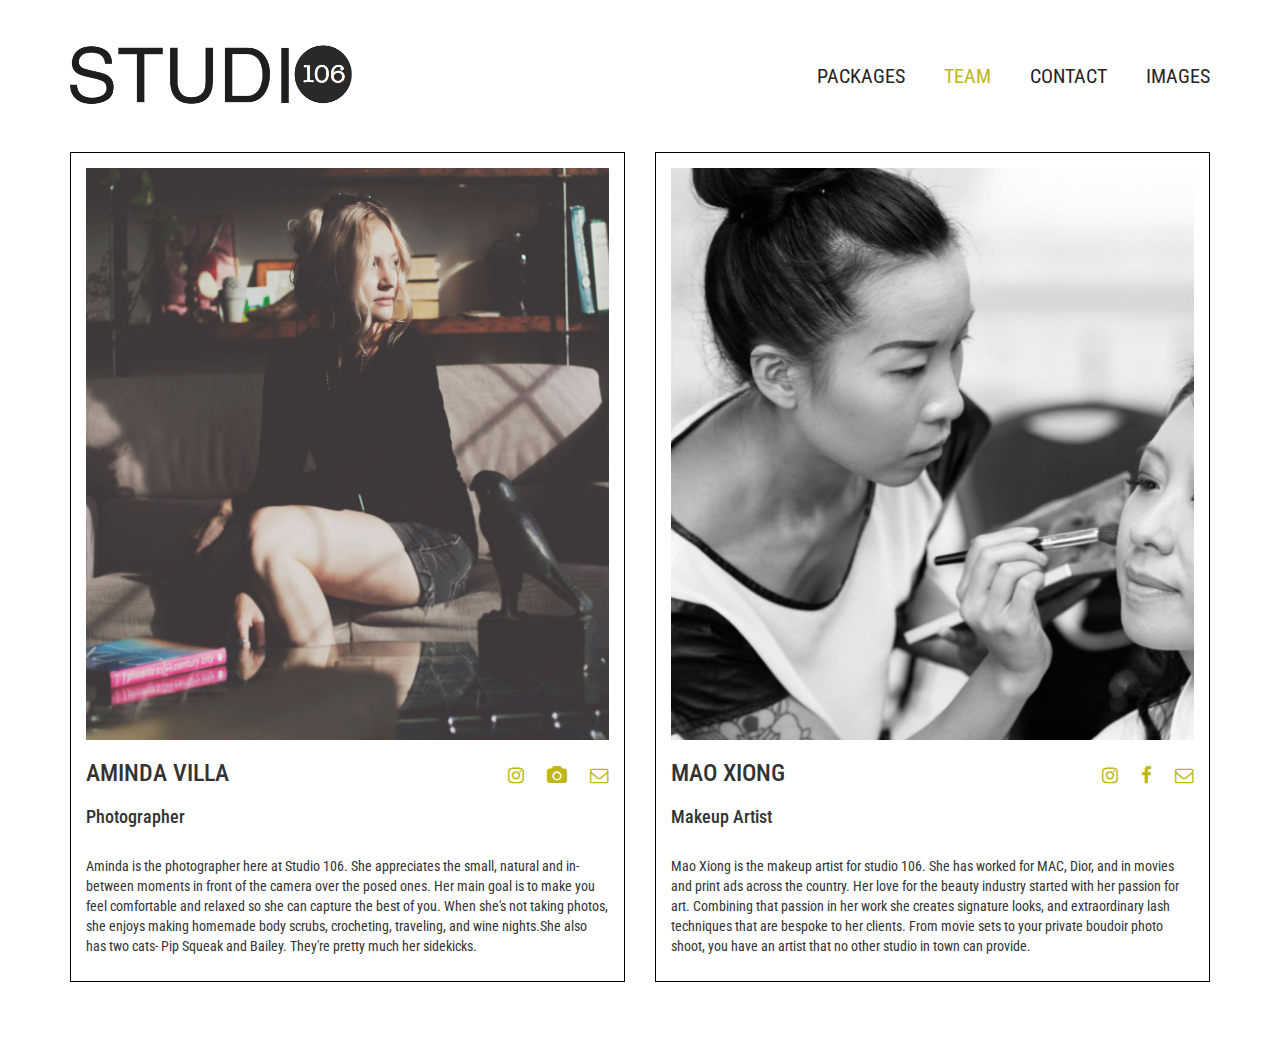
<file: team.html>
<!DOCTYPE html>
<html lang="en">
	<head meta name="viewport" content="width=device-width, initial-scale=1">
		<title>Team | Studio 106</title>
		<meta name="viewport" content="width=device-width, initial-scale=1">
		<link href="http://maxcdn.bootstrapcdn.com/font-awesome/4.2.0/css/font-awesome.min.css" rel="stylesheet">
		<link rel="stylesheet" href="https://maxcdn.bootstrapcdn.com/bootstrap/3.2.0/css/bootstrap.min.css">
		<link href='http://fonts.googleapis.com/css?family=Roboto+Condensed:400,700|Roboto' rel='stylesheet' type='text/css'>
		<link type="text/css" rel="stylesheet" href="style.css"/>
	</head>
	<body>
		<div class="container">
			<div class="pages-nav" role="navigation">
	  			<a href="/"><img class="studio-logo" src="images/Logo1.png"></a>
	  			<div class="npr">
					<a class="pg-link" href="packages.html">PACKAGES</a>
					<a class="pg-link green-pg" href="team.html">TEAM</a>
					<a class="pg-link" href="contact.html">CONTACT</a>
					<a class="pg-link" href="images.html">IMAGES</a>
				</div>
			</div>
		</div>	
		<div class="container">
			<div class="row">
				<div class="col-sm-6">
					<div class="team-box">
						<img src="images/AMINDA3.jpg" class="img-responsive team-img" alt="Responsive image">
						<div class="row team-row">
							<div class="col-sm-5">
								<h3>AMINDA VILLA</h3>
							</div>
							<div class="col-sm-7 text-right social-team">
		  						<a href="http://instagram.com/amindavilla" target="_blank">
		  							<span class="fa fa-instagram fa-lg"></span>	
		  						</a>
		  						<a href="http://www.amindavilla.com" target="_blank">
		  							<span class="fa fa-camera fa-lg"></span>
		  						</a>
								<a href="mailto:studio106.mn@gmail.com?Subject=Studio%20106%20Question" target="_blank">
									<span class="fa fa-envelope-o fa-lg"></span>
								</a>
							</div>	
						</div>		
						<h4>Photographer</h4>
						<br>
						<p> 
							Aminda is the photographer here at Studio 106. She appreciates the small, natural and in-between moments in front of the camera over the posed ones. Her main goal is to make you feel comfortable and relaxed so she can capture the best of you.  When she's not taking photos, she enjoys making homemade body scrubs, crocheting, traveling, and wine nights.She also has two cats- Pip Squeak and Bailey. They're pretty much her sidekicks.
						</p>	
					</div>
				</div>
				<div class="col-sm-6">		
					<div class="team-box">
						<img src="images/mao3.jpg" class="img-responsive team-img" alt="Responsive image">
						<div class="row team-row">
							<div class="col-sm-4">
								<h3>MAO XIONG</h3>
							</div>
		  					<div class="col-sm-8 text-right social-team">
		  						<a href="http://instagram.com/maoxiong23" target="_blank">
		  							<span class="fa fa-instagram fa-lg"></span>
		  						</a>
		  						<a href="https://www.facebook.com/mmx0223" target="_blank">
		  							<span class="fa fa-facebook fa-lg"></span>
		  						</a>	
								<a href="mailto:studio106.mn@gmail.com?Subject=Studio%20106%20Question" target="_blank">
									<span class="fa fa-envelope-o fa-lg"></span>
								</a>
							</div>
						</div>	
						<h4>Makeup Artist</h4>
						<br>
						<p> 
						  	Mao Xiong is the makeup artist for studio 106. She has worked for MAC, Dior, and in movies and print ads across the country. Her love for the beauty industry started with her passion for art. Combining that passion in her work she creates signature looks, and extraordinary lash techniques that are bespoke to her clients. From movie sets to your private boudoir photo shoot, you have an artist that no other studio in town can provide. 
						</p>
					</div> <!--team box-->
				</div>	<!--col-sm-6(2)-->
			</div>	<!--main row-->
		</div>	<!--container for main content-->
	</body>
</html>
</file>
<file: style.css>
html {
	height: 100%;
}
body {
 font-family: 'Roboto Condensed', sans-serif;
 height: 100%;
 padding-top: 40px;
}
body.landing {
	background-image: url("images/sarah.jpg");
 	background-repeat: no-repeat;
 	background-size: cover; 
}
.land-nav {
	margin-top: 20px;
	background-color: #FFF;
	padding: 30px 40px;
}
.pages-nav {
	margin: 0px 0px;
	border: transparent;
	display: inline;	
}
.studio-logo {
	max-height: 70px;
}
.npr {
	float: right;
}
a.pg-link {
	background-color: transparent;
	color: #262424;
	border-color: transparent;
	font-family: inherit;
	font-size: 20px;
	line-height: 72px;
	margin-left: 36px;
	display: inline;
}
a.pg-link:hover {
	border-color: transparent;
	background: transparent;
	text-decoration: underline;
	color: #BFB713;
}
a.green-pg {
	color: #BFB713;
}
a.land {
	font-size: 20px;
	line-height: 70px;
	margin-left: 0px;
 	margin-top: 24px; 
}
#contact-title {
	padding: 70px 0 0;	
}
#contact-title dt {
	width: 130px;
}
#contact-title dd {
	margin-left: 150px;
	margin-right: 20px;
}
#contact-title span.fa {
	margin-left: 0;
}
.inside-box {
	margin: 40px 0px;
  	height: 600px;
  	background-color: #F9F9F9;
  	border: rgba(191, 183, 19, 0.48) 1.5px solid;
}
.team-box {	
	border: 1.5px solid black;
	padding: 15px;
	margin: 40px 0 60px;
}
.team-row	{
	margin-top: 0px;
	display: inherit;
}
#sarah {
	margin: 40px 0px 60px;
}
#casey {
	margin: 30px 0px 60px;
}
#india {
	margin: 50px 0px 60px;
}
.carousel-inner img {
	max-height: 650px;
	width: 100%;
}
.carousel-control.left, .carousel-control.right {
	background-image: none;
}
.carousel-control .glyphicon {
	position: absolute;
	top: 50%;
	left: 0;
	text-align: center;
	width: 100%;
}
.content {
	margin: 40px 0px;
	border: rgba(191, 183, 19, 0.48) 1.5px solid;
	background-color: rgba(201, 196, 196, 0.09);
}
.content-head {
	background-color: whitesmoke;
	border-bottom: rgba(191, 183, 19, 0.48) 1.5px solid;
}
.content-body {
	padding: 40px;
}
.team-img {
	width: 100%;
}	
.form-line {
	padding: 5px 0px 5px 0px !important;
}
.form-header-group{
	margin-left: 0px !important;
}
#special {
	padding-bottom: 100px;
	margin: 40px 0px 100px;
	border: rgba(191, 183, 19, 0.48) 1.5px solid;
}
#packages {
	margin: 100px 0px 100px;
}
#social {
	padding-left: 45px;
	padding-bottom: 20px;
	position: fixed;
	background: transparent;
	bottom: 0;
	left: 0px;
}
span.fa {
	margin-left: 20px;
	color: #BFB713;
}
span.fa:hover {
	color: #37546D;
}
#social > a > span.fa {
	font-size: 21px;
	margin: 0px 50px 20px 0px;
	padding-left: 0px;
	color:  #37546D;	
}	
#social > a > span.fa:hover {
	color: #BFB713;
} 
#copyright {
	color: #37546D;
	font-size: 11px;
	margin-left: 0px;
	padding-left: 0px;	
}
#jess {
	color: #37546D;
}
#jess:hover {
	color: #BFB713;
}
.social-team {
	margin-top: 25px;
}
.social-team > a > span.fa {
	color: #BFB713;
}
.social-team span.fa:hover {
	color: #37546D;
}
@media (max-width: 767px) { 
	.pages-nav {
		display: block;
		text-align: center;
	}
	.studio-logo {
		max-height: 60px;
	}
	.npr {
		float: none;
		margin-top: 40px;
	}
	a.pg-link {
		width: 50%;
		display: inline-block;
		margin: 0;
		float: left;
		text-align: center;
	}
	#contact-title dd {
		margin-left: 0px;
	}	
}
/*
Clean Fonts
			font-family: "franklin-gothic-urw";
			"futura-pt"

			Color
			light gray=green rgba(191, 183, 19, 0.19);
			Light Gray #7a7a7a
			green/yellow #BFB713
	        color: #7a7a7a;
	        background-color: rgba(255, 255, 255, 0.21);
	        fa-blue color pick 37546D
	        #6A6974  purple gray
}
#social .fa {

	font-size: 20px;

	color: black;
}
</file>
